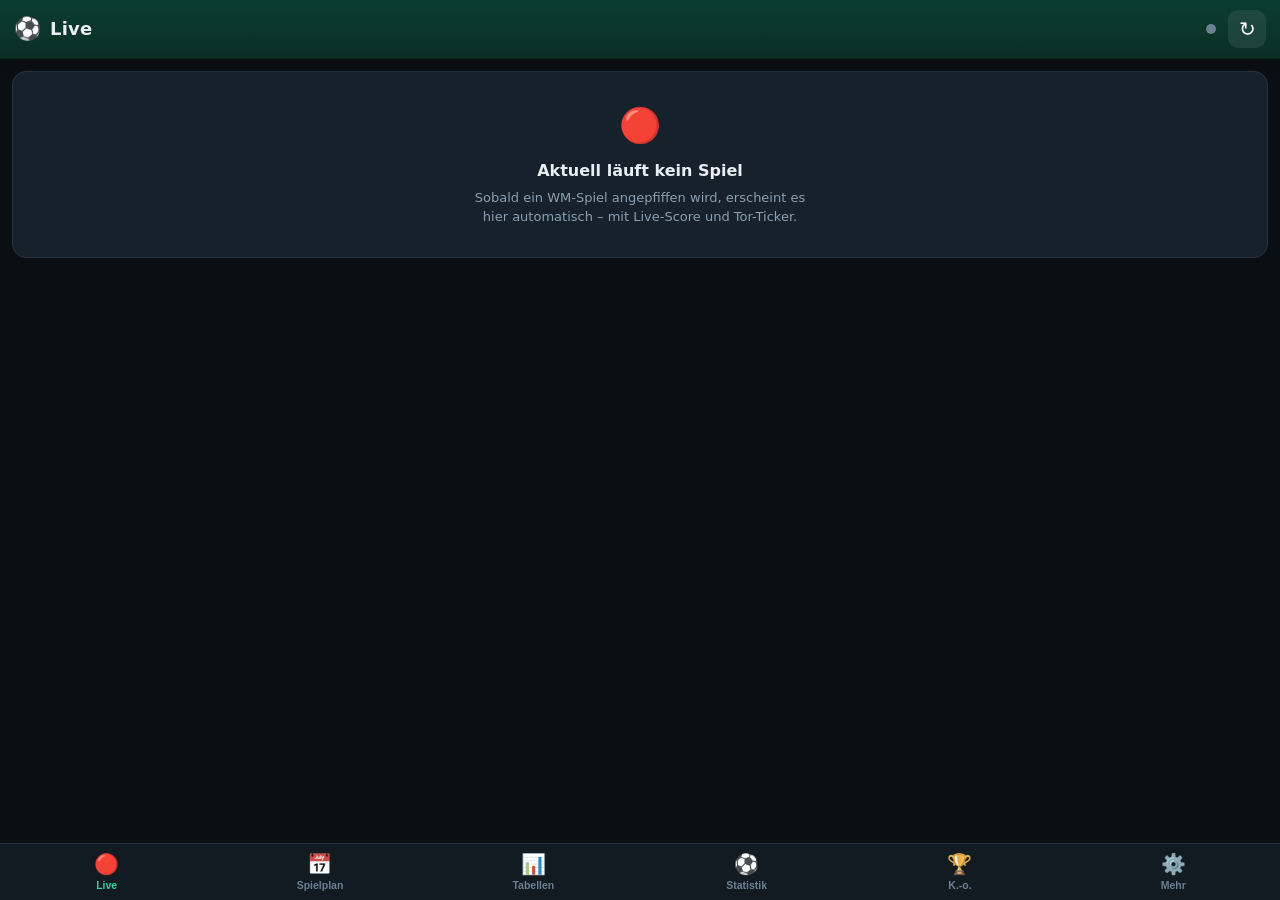
<file: index.html>
<!DOCTYPE html>
<html lang="de">
<head>
  <meta charset="utf-8">
  <meta name="viewport" content="width=device-width, initial-scale=1, viewport-fit=cover">
  <meta name="theme-color" content="#ff5a5f">
  <meta name="description" content="WM 2026 Spielplan & Live – Spielplan, Live-Ticker, Tabellen und Statistik. Inoffizielle Fan-App, nicht mit der FIFA verbunden.">
  <title>WM 2026 Spielplan & Live</title>
  <link rel="manifest" href="manifest.json">
  <link rel="icon" href="assets/icons/icon-192.png">
  <link rel="apple-touch-icon" href="assets/icons/icon-192.png">
  <link rel="stylesheet" href="assets/css/app.css">
</head>
<body>
  <header class="app-header">
    <div class="hdr-left">
      <span class="logo">⚽</span>
      <h1 id="title">Live</h1>
    </div>
    <div class="hdr-right">
      <span id="live-dot" class="live-dot off" title="keine Live-Daten"></span>
      <button id="refresh-btn" class="icon-btn" aria-label="Aktualisieren" title="Aktualisieren">↻</button>
    </div>
  </header>

  <main id="view" class="view"></main>

  <nav id="nav" class="bottom-nav"></nav>

  <div id="toast" class="toast"></div>

  <script src="assets/data/tournament.js"></script>
  <script src="assets/js/util.js"></script>
  <script src="assets/js/teams.js"></script>
  <script src="assets/js/store.js"></script>
  <script src="assets/js/api.js"></script>
  <script src="assets/js/live.js"></script>
  <script src="assets/js/schedule.js"></script>
  <script src="assets/js/standings.js"></script>
  <script src="assets/js/stats.js"></script>
  <script src="assets/js/knockout.js"></script>
  <script src="assets/js/settings.js"></script>
  <script src="assets/js/app.js"></script>
</body>
</html>
</file>
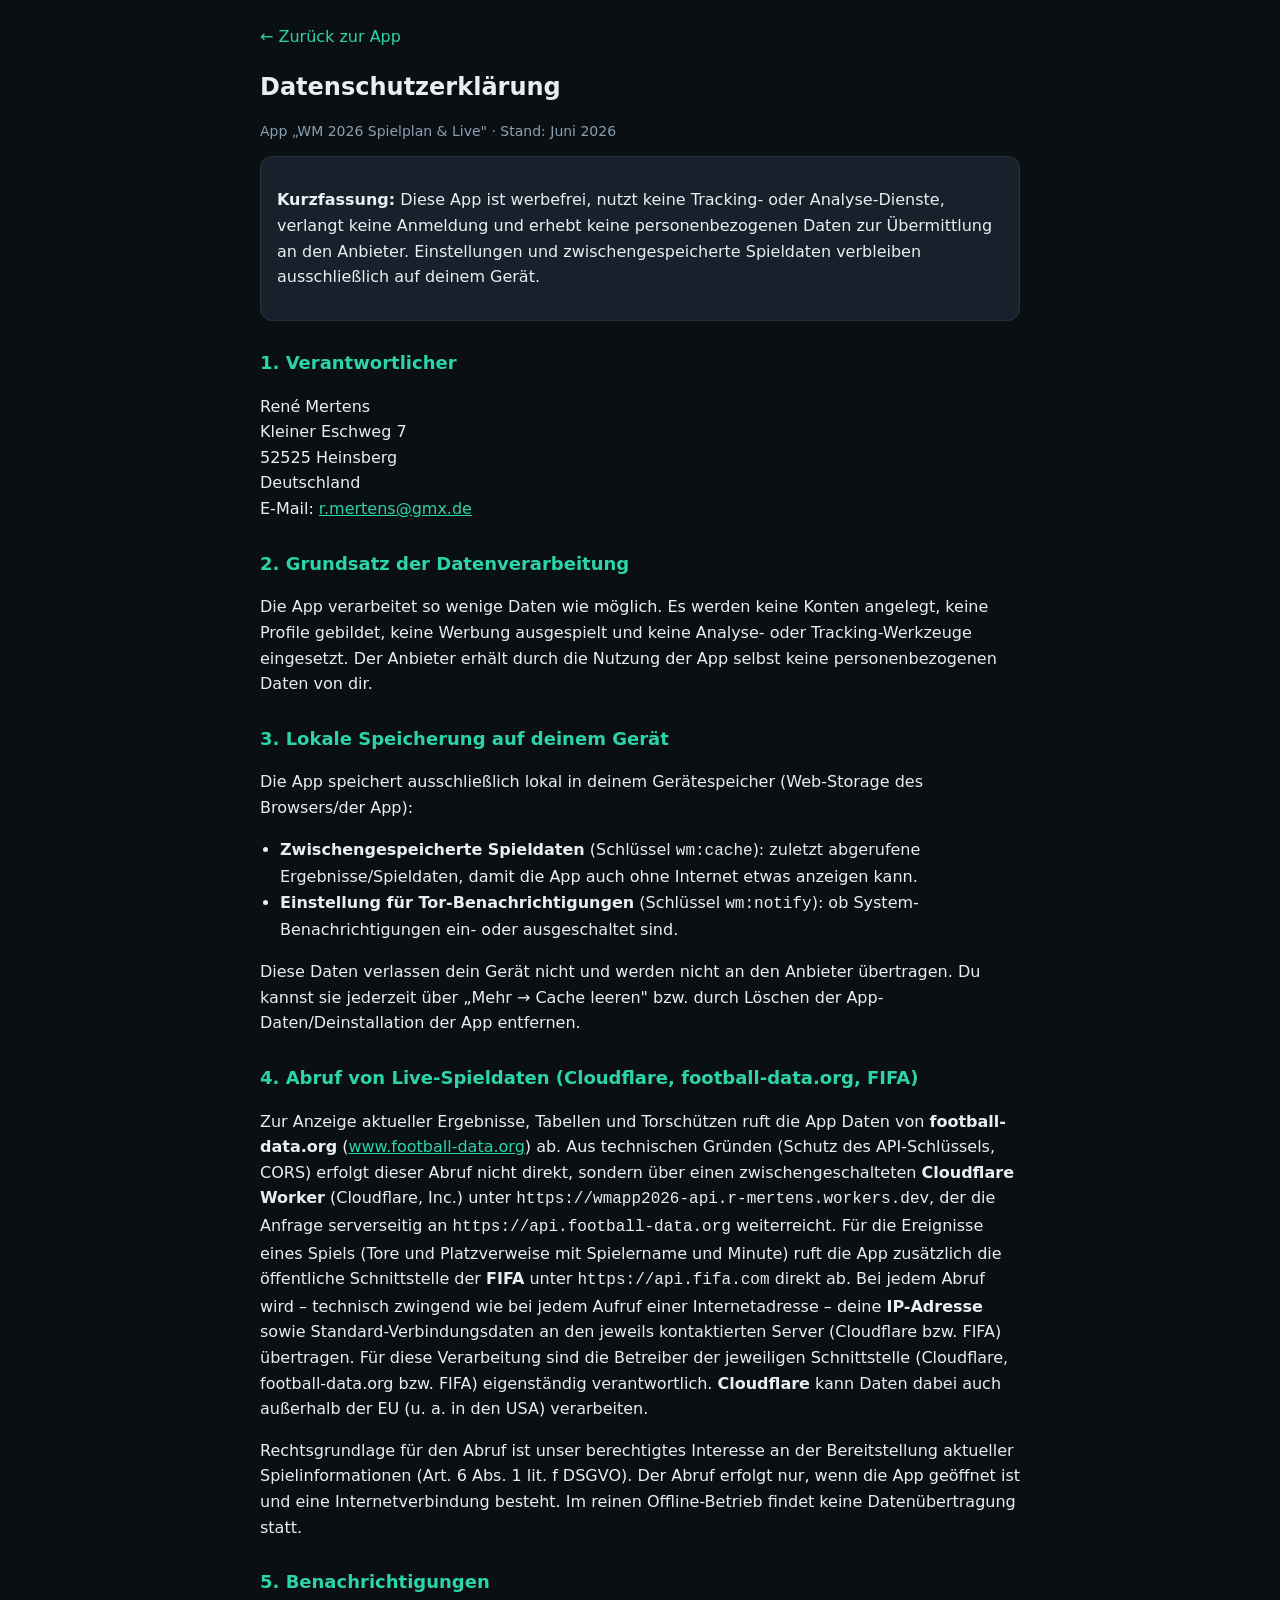
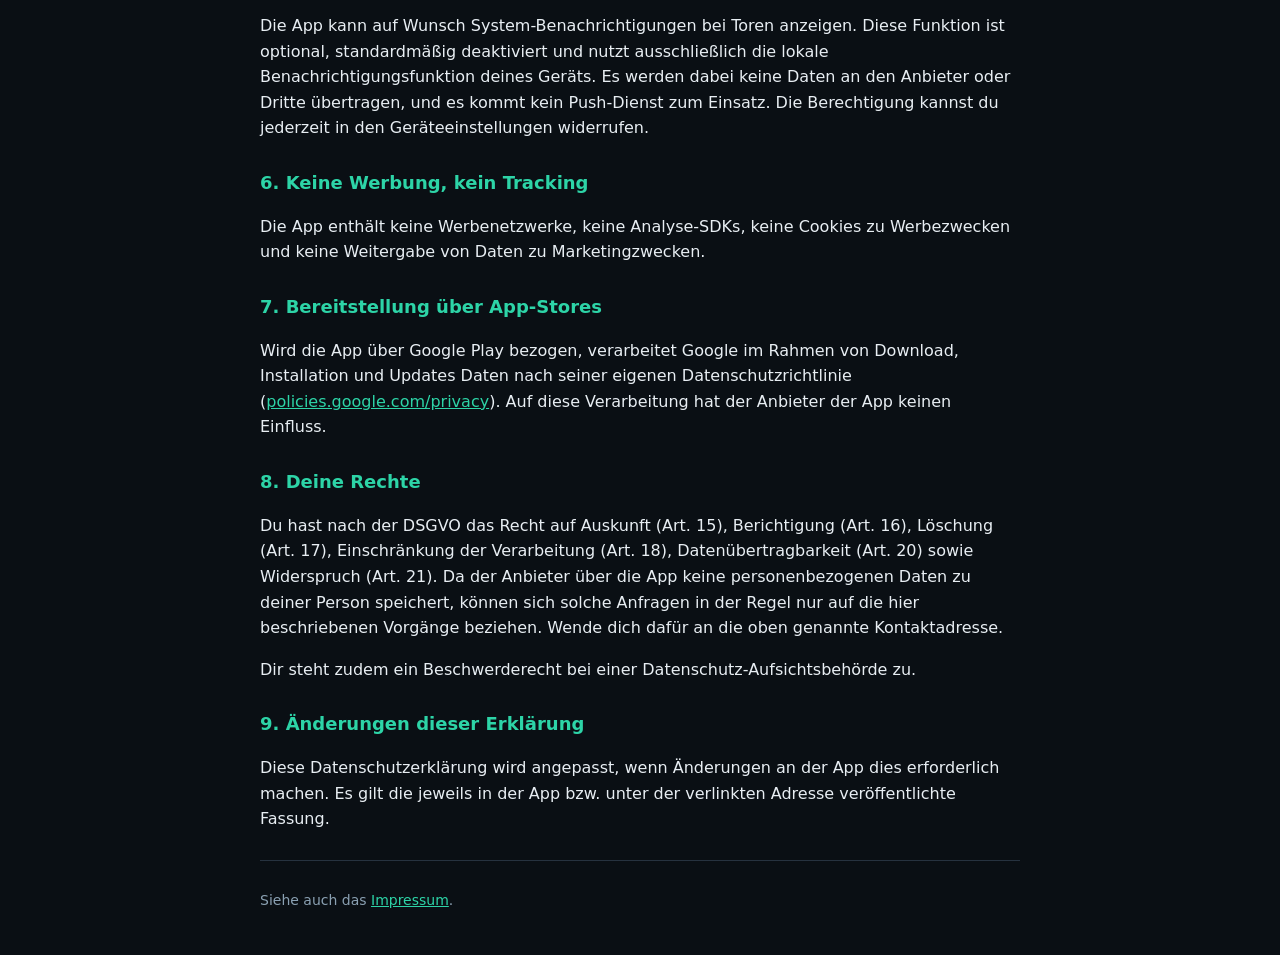
<file: datenschutz.html>
<!DOCTYPE html>
<html lang="de">
<head>
  <meta charset="utf-8">
  <meta name="viewport" content="width=device-width, initial-scale=1, viewport-fit=cover">
  <meta name="theme-color" content="#0b3d2e">
  <meta name="robots" content="index,follow">
  <title>Datenschutzerklärung – WM 2026 Spielplan &amp; Live</title>
  <style>
    :root{--bg:#0a0f14;--card:#16212c;--line:#26323f;--txt:#e8eef3;--muted:#8aa0b2;--accent:#2dd4a7}
    *{box-sizing:border-box}
    html,body{margin:0}
    body{background:var(--bg);color:var(--txt);
      font:16px/1.6 system-ui,-apple-system,"Segoe UI",Roboto,Arial,sans-serif;
      padding:24px 16px calc(env(safe-area-inset-bottom) + 40px)}
    main{max-width:760px;margin:0 auto}
    h1{font-size:24px;margin:0 0 4px}
    h2{font-size:18px;color:var(--accent);margin:28px 0 8px}
    p,li{color:var(--txt)}
    .muted{color:var(--muted);font-size:14px}
    a{color:var(--accent)}
    ul{padding-left:20px}
    .card{background:var(--card);border:1px solid var(--line);border-radius:12px;padding:14px 16px;margin:14px 0}
    .back{display:inline-block;margin-bottom:18px;color:var(--accent);text-decoration:none}
    hr{border:0;border-top:1px solid var(--line);margin:28px 0}
  </style>
</head>
<body>
  <main>
    <a class="back" href="index.html">← Zurück zur App</a>
    <h1>Datenschutzerklärung</h1>
    <p class="muted">App „WM 2026 Spielplan &amp; Live" · Stand: Juni 2026</p>

    <div class="card">
      <p><strong>Kurzfassung:</strong> Diese App ist werbefrei, nutzt keine Tracking- oder Analyse-Dienste,
      verlangt keine Anmeldung und erhebt keine personenbezogenen Daten zur Übermittlung an den Anbieter.
      Einstellungen und zwischengespeicherte Spieldaten verbleiben ausschließlich auf deinem Gerät.</p>
    </div>

    <h2>1. Verantwortlicher</h2>
    <p>
      René Mertens<br>
      Kleiner Eschweg 7<br>
      52525 Heinsberg<br>
      Deutschland<br>
      E-Mail: <a href="mailto:r.mertens@gmx.de">r.mertens@gmx.de</a>
    </p>

    <h2>2. Grundsatz der Datenverarbeitung</h2>
    <p>Die App verarbeitet so wenige Daten wie möglich. Es werden keine Konten angelegt, keine
    Profile gebildet, keine Werbung ausgespielt und keine Analyse- oder Tracking-Werkzeuge eingesetzt.
    Der Anbieter erhält durch die Nutzung der App selbst keine personenbezogenen Daten von dir.</p>

    <h2>3. Lokale Speicherung auf deinem Gerät</h2>
    <p>Die App speichert ausschließlich lokal in deinem Gerätespeicher (Web-Storage des
    Browsers/der App):</p>
    <ul>
      <li><strong>Zwischengespeicherte Spieldaten</strong> (Schlüssel <code>wm:cache</code>): zuletzt
      abgerufene Ergebnisse/Spieldaten, damit die App auch ohne Internet etwas anzeigen kann.</li>
      <li><strong>Einstellung für Tor-Benachrichtigungen</strong> (Schlüssel <code>wm:notify</code>):
      ob System-Benachrichtigungen ein- oder ausgeschaltet sind.</li>
    </ul>
    <p>Diese Daten verlassen dein Gerät nicht und werden nicht an den Anbieter übertragen. Du kannst sie
    jederzeit über „Mehr → Cache leeren" bzw. durch Löschen der App-Daten/Deinstallation der App entfernen.</p>

    <h2>4. Abruf von Live-Spieldaten (Cloudflare, football-data.org, FIFA)</h2>
    <p>Zur Anzeige aktueller Ergebnisse, Tabellen und Torschützen ruft die App Daten von
    <strong>football-data.org</strong> (<a href="https://www.football-data.org" target="_blank" rel="noopener">www.football-data.org</a>)
    ab. Aus technischen Gründen (Schutz des API-Schlüssels, CORS) erfolgt dieser Abruf nicht direkt, sondern
    über einen zwischengeschalteten <strong>Cloudflare Worker</strong> (Cloudflare, Inc.) unter
    <code>https://wmapp2026-api.r-mertens.workers.dev</code>, der die Anfrage serverseitig an
    <code>https://api.football-data.org</code> weiterreicht. Für die Ereignisse eines Spiels (Tore und
    Platzverweise mit Spielername und Minute) ruft die App zusätzlich die öffentliche Schnittstelle der
    <strong>FIFA</strong> unter <code>https://api.fifa.com</code> direkt ab. Bei jedem Abruf wird – technisch
    zwingend wie bei jedem Aufruf einer Internetadresse – deine <strong>IP-Adresse</strong> sowie
    Standard-Verbindungsdaten an den jeweils kontaktierten Server (Cloudflare bzw. FIFA) übertragen.
    Für diese Verarbeitung sind die Betreiber der jeweiligen Schnittstelle (Cloudflare, football-data.org
    bzw. FIFA) eigenständig verantwortlich. <strong>Cloudflare</strong> kann Daten dabei auch außerhalb der
    EU (u. a. in den USA) verarbeiten.</p>
    <p>Rechtsgrundlage für den Abruf ist unser berechtigtes Interesse an der Bereitstellung aktueller
    Spielinformationen (Art. 6 Abs. 1 lit. f DSGVO). Der Abruf erfolgt nur, wenn die App geöffnet ist und
    eine Internetverbindung besteht. Im reinen Offline-Betrieb findet keine Datenübertragung statt.</p>

    <h2>5. Benachrichtigungen</h2>
    <p>Die App kann auf Wunsch System-Benachrichtigungen bei Toren anzeigen. Diese Funktion ist optional,
    standardmäßig deaktiviert und nutzt ausschließlich die lokale Benachrichtigungsfunktion deines Geräts.
    Es werden dabei keine Daten an den Anbieter oder Dritte übertragen, und es kommt kein Push-Dienst zum
    Einsatz. Die Berechtigung kannst du jederzeit in den Geräteeinstellungen widerrufen.</p>

    <h2>6. Keine Werbung, kein Tracking</h2>
    <p>Die App enthält keine Werbenetzwerke, keine Analyse-SDKs, keine Cookies zu Werbezwecken und keine
    Weitergabe von Daten zu Marketingzwecken.</p>

    <h2>7. Bereitstellung über App-Stores</h2>
    <p>Wird die App über Google Play bezogen, verarbeitet Google im Rahmen von Download, Installation und
    Updates Daten nach seiner eigenen Datenschutzrichtlinie
    (<a href="https://policies.google.com/privacy" target="_blank" rel="noopener">policies.google.com/privacy</a>).
    Auf diese Verarbeitung hat der Anbieter der App keinen Einfluss.</p>

    <h2>8. Deine Rechte</h2>
    <p>Du hast nach der DSGVO das Recht auf Auskunft (Art. 15), Berichtigung (Art. 16), Löschung (Art. 17),
    Einschränkung der Verarbeitung (Art. 18), Datenübertragbarkeit (Art. 20) sowie Widerspruch (Art. 21).
    Da der Anbieter über die App keine personenbezogenen Daten zu deiner Person speichert, können sich
    solche Anfragen in der Regel nur auf die hier beschriebenen Vorgänge beziehen. Wende dich dafür an die
    oben genannte Kontaktadresse.</p>
    <p>Dir steht zudem ein Beschwerderecht bei einer Datenschutz-Aufsichtsbehörde zu.</p>

    <h2>9. Änderungen dieser Erklärung</h2>
    <p>Diese Datenschutzerklärung wird angepasst, wenn Änderungen an der App dies erforderlich machen.
    Es gilt die jeweils in der App bzw. unter der verlinkten Adresse veröffentlichte Fassung.</p>

    <hr>
    <p class="muted">Siehe auch das <a href="impressum.html">Impressum</a>.</p>
  </main>
</body>
</html>
</file>
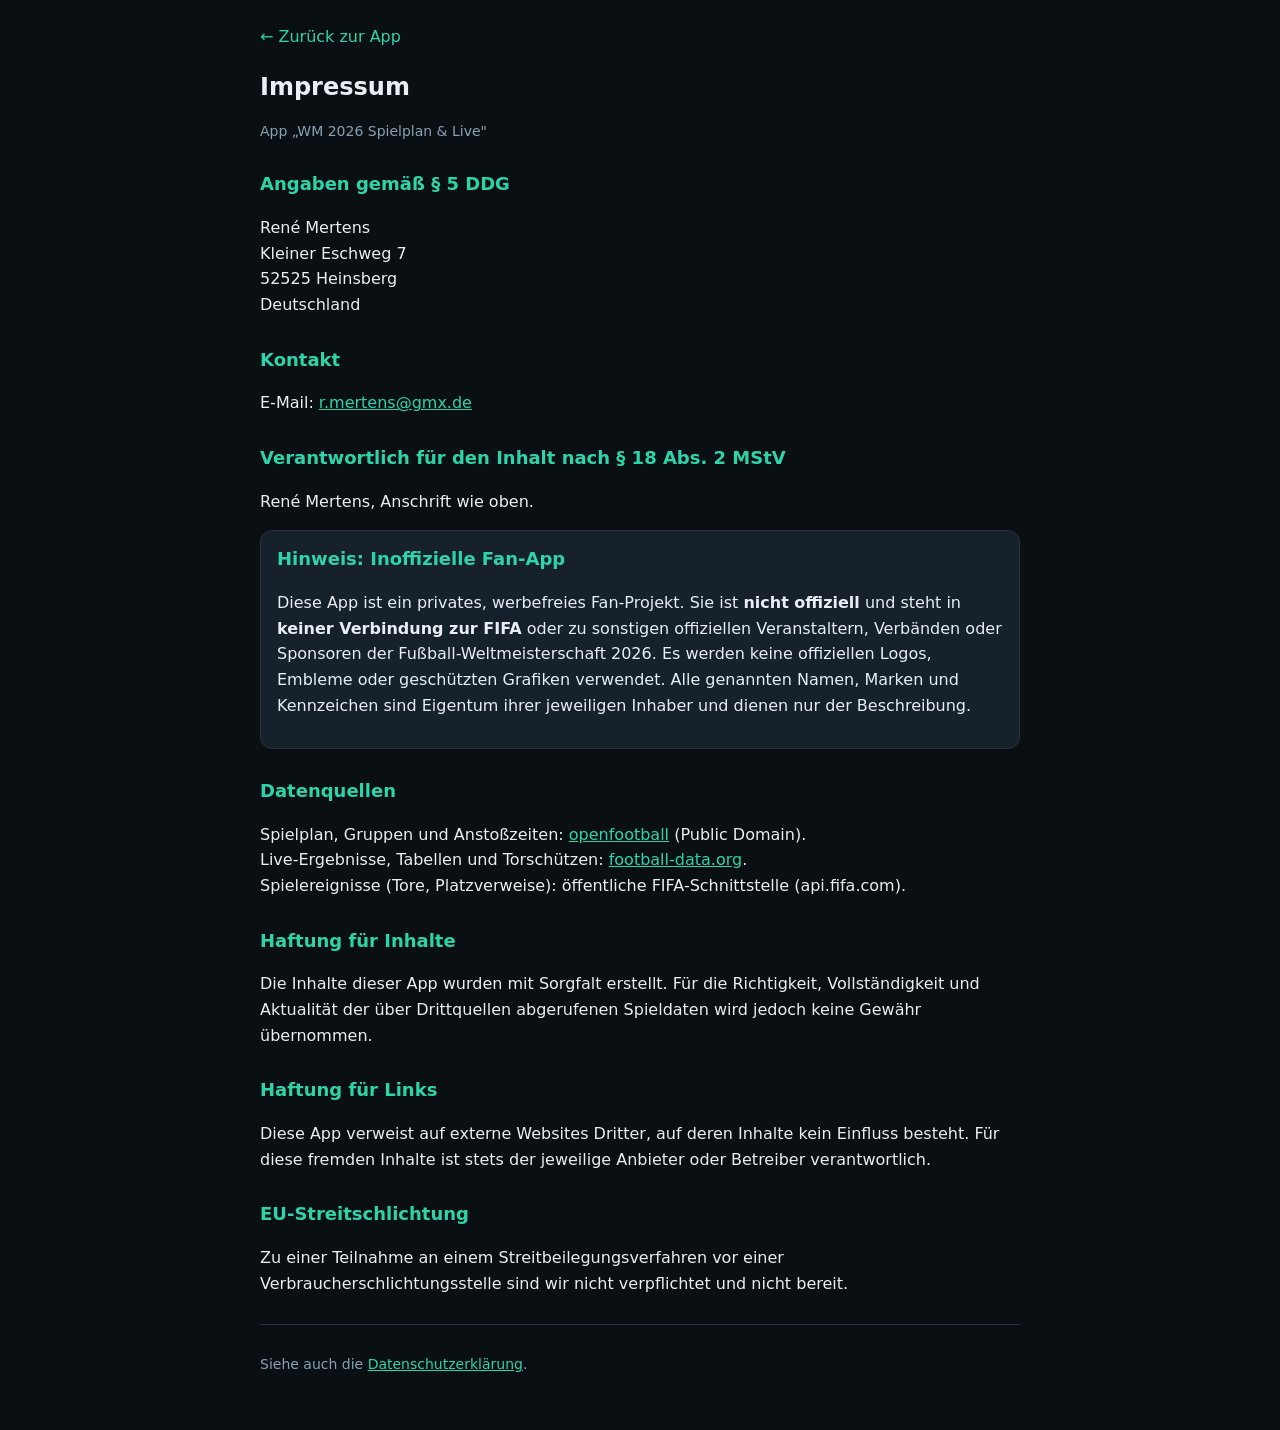
<file: impressum.html>
<!DOCTYPE html>
<html lang="de">
<head>
  <meta charset="utf-8">
  <meta name="viewport" content="width=device-width, initial-scale=1, viewport-fit=cover">
  <meta name="theme-color" content="#0b3d2e">
  <meta name="robots" content="index,follow">
  <title>Impressum – WM 2026 Spielplan &amp; Live</title>
  <style>
    :root{--bg:#0a0f14;--card:#16212c;--line:#26323f;--txt:#e8eef3;--muted:#8aa0b2;--accent:#2dd4a7}
    *{box-sizing:border-box}
    html,body{margin:0}
    body{background:var(--bg);color:var(--txt);
      font:16px/1.6 system-ui,-apple-system,"Segoe UI",Roboto,Arial,sans-serif;
      padding:24px 16px calc(env(safe-area-inset-bottom) + 40px)}
    main{max-width:760px;margin:0 auto}
    h1{font-size:24px;margin:0 0 4px}
    h2{font-size:18px;color:var(--accent);margin:28px 0 8px}
    p,li{color:var(--txt)}
    .muted{color:var(--muted);font-size:14px}
    a{color:var(--accent)}
    .card{background:var(--card);border:1px solid var(--line);border-radius:12px;padding:14px 16px;margin:14px 0}
    .back{display:inline-block;margin-bottom:18px;color:var(--accent);text-decoration:none}
    hr{border:0;border-top:1px solid var(--line);margin:28px 0}
  </style>
</head>
<body>
  <main>
    <a class="back" href="index.html">← Zurück zur App</a>
    <h1>Impressum</h1>
    <p class="muted">App „WM 2026 Spielplan &amp; Live"</p>

    <h2>Angaben gemäß § 5 DDG</h2>
    <p>
      René Mertens<br>
      Kleiner Eschweg 7<br>
      52525 Heinsberg<br>
      Deutschland
    </p>

    <h2>Kontakt</h2>
    <p>E-Mail: <a href="mailto:r.mertens@gmx.de">r.mertens@gmx.de</a></p>

    <h2>Verantwortlich für den Inhalt nach § 18 Abs. 2 MStV</h2>
    <p>René Mertens, Anschrift wie oben.</p>

    <div class="card">
      <h2 style="margin-top:0">Hinweis: Inoffizielle Fan-App</h2>
      <p>Diese App ist ein privates, werbefreies Fan-Projekt. Sie ist <strong>nicht offiziell</strong> und
      steht in <strong>keiner Verbindung zur FIFA</strong> oder zu sonstigen offiziellen Veranstaltern,
      Verbänden oder Sponsoren der Fußball-Weltmeisterschaft 2026. Es werden keine offiziellen Logos,
      Embleme oder geschützten Grafiken verwendet. Alle genannten Namen, Marken und Kennzeichen sind
      Eigentum ihrer jeweiligen Inhaber und dienen nur der Beschreibung.</p>
    </div>

    <h2>Datenquellen</h2>
    <p>
      Spielplan, Gruppen und Anstoßzeiten: <a href="https://github.com/openfootball" target="_blank" rel="noopener">openfootball</a> (Public Domain).<br>
      Live-Ergebnisse, Tabellen und Torschützen: <a href="https://www.football-data.org" target="_blank" rel="noopener">football-data.org</a>.<br>
      Spielereignisse (Tore, Platzverweise): öffentliche FIFA-Schnittstelle (api.fifa.com).
    </p>

    <h2>Haftung für Inhalte</h2>
    <p>Die Inhalte dieser App wurden mit Sorgfalt erstellt. Für die Richtigkeit, Vollständigkeit und
    Aktualität der über Drittquellen abgerufenen Spieldaten wird jedoch keine Gewähr übernommen.</p>

    <h2>Haftung für Links</h2>
    <p>Diese App verweist auf externe Websites Dritter, auf deren Inhalte kein Einfluss besteht. Für diese
    fremden Inhalte ist stets der jeweilige Anbieter oder Betreiber verantwortlich.</p>

    <h2>EU-Streitschlichtung</h2>
    <p>Zu einer Teilnahme an einem Streitbeilegungsverfahren vor einer Verbraucherschlichtungsstelle sind
    wir nicht verpflichtet und nicht bereit.</p>

    <hr>
    <p class="muted">Siehe auch die <a href="datenschutz.html">Datenschutzerklärung</a>.</p>
  </main>
</body>
</html>
</file>
<file: assets/css/app.css>
/* WM 2026 Tracker — mobile-first dark theme */
:root{
  --bg:#0a0f14; --bg2:#121a22; --card:#16212c; --card2:#1c2a37;
  --line:#26323f; --txt:#e8eef3; --muted:#8aa0b2; --muted2:#6c8093;
  --green:#16a36a; --green-d:#0b3d2e; --accent:#2dd4a7; --amber:#e2b53b;
  --red:#e5484d; --live:#ff5a5f; --top:#103a2c; --third:#3a3413;
  --hdr:#0b3d2e; --radius:14px;
}
*{box-sizing:border-box;-webkit-tap-highlight-color:transparent}
html,body{margin:0;height:100%}
body{
  background:var(--bg);color:var(--txt);
  font:15px/1.4 system-ui,-apple-system,"Segoe UI",Roboto,Arial,sans-serif;
  display:flex;flex-direction:column;min-height:100%;
}

/* Header */
.app-header{
  position:sticky;top:0;z-index:20;
  display:flex;align-items:center;justify-content:space-between;
  padding:calc(env(safe-area-inset-top) + 10px) 14px 10px;
  background:linear-gradient(180deg,var(--hdr),#0a2f24);
  border-bottom:1px solid #0a241b;box-shadow:0 2px 10px rgba(0,0,0,.35);
}
.hdr-left{display:flex;align-items:center;gap:9px}
.logo{font-size:22px}
#title{font-size:18px;font-weight:700;margin:0;letter-spacing:.2px}
.hdr-right{display:flex;align-items:center;gap:12px}
.icon-btn{
  background:rgba(255,255,255,.08);color:#fff;border:0;border-radius:10px;
  width:38px;height:38px;font-size:20px;cursor:pointer;transition:transform .2s;
}
.icon-btn:active{transform:scale(.92)}
.icon-btn.spin{animation:spin 1s linear infinite}
@keyframes spin{to{transform:rotate(360deg)}}
.live-dot{width:10px;height:10px;border-radius:50%;background:var(--muted2);display:inline-block}
.live-dot.ok{background:var(--green)}
.live-dot.on{background:var(--live);box-shadow:0 0 0 0 rgba(255,90,95,.7);animation:pulse 1.4s infinite}
.live-dot.off{background:var(--muted2)}
@keyframes pulse{0%{box-shadow:0 0 0 0 rgba(255,90,95,.6)}70%{box-shadow:0 0 0 8px rgba(255,90,95,0)}100%{box-shadow:0 0 0 0 rgba(255,90,95,0)}}

/* View */
.view{flex:1;overflow-y:auto;-webkit-overflow-scrolling:touch;padding:12px 12px 84px}

/* Filter bar */
.filterbar{display:flex;gap:8px;margin-bottom:10px;position:sticky;top:0;z-index:5}
.filterbar select{
  flex:1;min-width:0;background:var(--card);color:var(--txt);border:1px solid var(--line);
  border-radius:10px;padding:9px 10px;font-size:14px;
}
.btn-mini{background:var(--green);color:#fff;border:0;border-radius:10px;padding:0 14px;font-weight:600;cursor:pointer}

/* Day headers + matches */
.day-h{
  font-size:13px;color:var(--muted);text-transform:capitalize;margin:16px 2px 8px;
  border-bottom:1px solid var(--line);padding-bottom:6px;display:flex;align-items:center;gap:8px;
}
.today-tag{background:var(--green);color:#fff;font-size:10px;font-weight:700;padding:2px 7px;border-radius:20px;letter-spacing:.5px}
.match{
  background:var(--card);border:1px solid var(--line);border-radius:var(--radius);
  padding:10px 12px;margin-bottom:8px;cursor:pointer;transition:background .15s;
}
.match:active{background:var(--card2)}
.match.is-today{border-color:#1f5a45}
.match.is-live{border-color:var(--live);box-shadow:0 0 0 1px rgba(255,90,95,.3)}
.m-top{display:flex;justify-content:space-between;align-items:center;margin-bottom:6px}
.badge{font-size:11px;font-weight:600;padding:2px 8px;border-radius:20px}
.badge.grp{background:var(--green-d);color:var(--accent)}
.badge.ko{background:#2a2350;color:#b9abff}
.mstatus{font-size:11px;color:var(--muted)}
.mstatus.is-live{color:var(--live);font-weight:700}
.m-main{display:grid;grid-template-columns:1fr auto 1fr;align-items:center;gap:8px}
.team{display:flex;align-items:center;gap:8px;min-width:0}
.team-away{flex-direction:row-reverse;text-align:right}
.flag{line-height:1;flex:none;display:inline-flex;align-items:center}
.flag-img{width:24px;height:17px;border-radius:2px;object-fit:cover;box-shadow:0 0 0 1px rgba(0,0,0,.3);display:block;background:#0d141b}
.flag.big .flag-img{width:34px;height:24px;border-radius:3px}
.flag-ph{font-size:18px;filter:grayscale(1);opacity:.7}
.tname{white-space:nowrap;overflow:hidden;text-overflow:ellipsis;font-weight:600}
.score{font-size:20px;font-weight:800;letter-spacing:1px;min-width:54px;text-align:center}
.score i{font-style:normal;color:var(--muted);margin:0 3px}
.score.live{color:var(--live)}
.ko-time{font-size:15px;font-weight:700;color:var(--accent);min-width:54px;text-align:center;display:inline-block}

/* Group tables */
.groups-grid{display:grid;grid-template-columns:1fr;gap:12px}
@media(min-width:560px){.groups-grid{grid-template-columns:1fr 1fr}}
.group-card{background:var(--card);border:1px solid var(--line);border-radius:var(--radius);overflow:hidden}
.group-h{margin:0;padding:9px 12px;background:var(--green-d);color:var(--accent);font-size:14px}
table.stand{width:100%;border-collapse:collapse;font-size:13px}
table.stand th,table.stand td{padding:7px 4px;text-align:center}
table.stand th{color:var(--muted);font-weight:600;font-size:11px;border-bottom:1px solid var(--line)}
table.stand td.r,table.stand th.r{width:22px;color:var(--muted)}
table.stand td.team,table.stand th.team{text-align:left;padding-left:10px}
table.stand td.pts{font-weight:800}
table.stand tbody tr{border-bottom:1px solid rgba(255,255,255,.04)}
tr.q-top{background:linear-gradient(90deg,rgba(22,163,106,.18),transparent)}
tr.q-third{background:linear-gradient(90deg,rgba(226,181,59,.14),transparent)}
.t-cell{display:flex;align-items:center;gap:7px;min-width:0}
.t-cell .tname{font-weight:600}
.legend{display:flex;flex-wrap:wrap;gap:14px;font-size:12px;color:var(--muted);margin:2px 2px 12px}
.legend .dot{display:inline-block;width:10px;height:10px;border-radius:3px;margin-right:5px;vertical-align:middle}
.legend .dot.q-top{background:var(--green)}
.legend .dot.q-third{background:var(--amber)}
.q-star{flex:none;color:var(--amber);font-size:12px;margin-right:5px}
.t-cell .q-star{margin-left:4px;margin-right:0}

/* Rankings (stats) */
.subtabs{display:flex;gap:6px;margin-bottom:12px;background:var(--card);padding:5px;border-radius:12px;border:1px solid var(--line)}
.subtab{flex:1;background:transparent;color:var(--muted);border:0;border-radius:8px;padding:9px 4px;font-weight:600;font-size:13px;cursor:pointer}
.subtab.active{background:var(--green);color:#fff}
table.ranking{width:100%;border-collapse:collapse;background:var(--card);border:1px solid var(--line);border-radius:var(--radius);overflow:hidden}
table.ranking th,table.ranking td{padding:10px 8px}
table.ranking th{font-size:11px;color:var(--muted);text-align:center;border-bottom:1px solid var(--line)}
table.ranking th.player{text-align:left}
table.ranking td.r{width:30px;text-align:center;color:var(--muted)}
table.ranking td.num,table.ranking th.num{text-align:center;width:46px}
@media(max-width:380px){table.ranking td.num,table.ranking th.num{width:34px;padding-left:3px;padding-right:3px}}
table.ranking td.num.strong{font-weight:800;font-size:16px}
table.ranking tbody tr{border-bottom:1px solid rgba(255,255,255,.04)}
/* Spieler-Zelle: Flagge + Name/Team als Flex-Zeile (keine absolute
   Positionierung — die überlappte auf schmalen Displays den Text). */
.pwrap{display:flex;align-items:center;gap:9px;min-width:0}
.pcol{display:flex;flex-direction:column;min-width:0}
.pname{font-weight:700;line-height:1.2;overflow:hidden;text-overflow:ellipsis;white-space:nowrap}
.pteam{font-size:11px;color:var(--muted);overflow:hidden;text-overflow:ellipsis;white-space:nowrap}

/* Knockout */
.ko-wrap{display:flex;flex-direction:column;gap:18px}
.ko-round-h{margin:0 0 8px;font-size:15px;color:var(--accent)}
.ko-match{background:var(--card);border:1px solid var(--line);border-radius:12px;padding:9px 12px;margin-bottom:8px;cursor:pointer}
.ko-when{font-size:11px;color:var(--muted);margin-bottom:5px}
.ko-no{font-weight:700;color:var(--accent)}
.ko-row{display:grid;grid-template-columns:1fr auto 1fr;align-items:center;gap:6px}
.ko-team{display:flex;align-items:center;gap:6px;font-weight:600;min-width:0;font-size:13px;line-height:1.2;overflow-wrap:anywhere}
.ko-team .flag,.ko-team .flag-img,.ko-team .flag-ph{flex:0 0 auto}
.ko-row .ko-team:last-child{flex-direction:row-reverse;text-align:right}
.ko-team.placeholder{color:var(--muted);font-weight:500;font-style:italic}
.ko-score{font-weight:800;font-size:18px;text-align:center;min-width:42px}
.ko-kick{color:var(--accent);font-weight:700;text-align:center;min-width:42px;font-size:13px}

/* Settings */
.settings{display:flex;flex-direction:column;gap:14px}
.card{background:var(--card);border:1px solid var(--line);border-radius:var(--radius);padding:14px}
.card h3{margin:0 0 8px;font-size:15px}
.row{display:flex;gap:8px;margin:8px 0;flex-wrap:wrap}
.row input{flex:1;min-width:160px;background:var(--bg2);border:1px solid var(--line);color:var(--txt);border-radius:10px;padding:11px 12px;font-size:14px}
.btn{background:var(--card2);color:var(--txt);border:1px solid var(--line);border-radius:10px;padding:11px 16px;font-weight:600;cursor:pointer}
.btn.primary,.btn:not(.ghost):not(.primary){border-color:transparent}
.btn.primary{background:var(--green);color:#fff}
.btn.ghost{background:transparent}
.btn:active{transform:scale(.97)}
.kv{list-style:none;margin:6px 0 0;padding:0}
.kv li{display:flex;justify-content:space-between;gap:12px;padding:7px 0;border-bottom:1px solid rgba(255,255,255,.05);font-size:13px}
.kv li span{color:var(--muted)}
code{background:var(--bg2);padding:2px 6px;border-radius:6px;font-size:12px}

/* Helpers */
.hint{font-size:12.5px;color:var(--muted);margin:6px 0;line-height:1.5}
.hint.warn{color:var(--amber)}
.empty{text-align:center;color:var(--muted);padding:40px 16px;font-size:14px}

/* Bottom nav */
.bottom-nav{
  position:fixed;left:0;right:0;bottom:0;z-index:20;display:flex;
  background:var(--bg2);border-top:1px solid var(--line);
  padding-bottom:env(safe-area-inset-bottom);
}
.nav-btn{flex:1;background:transparent;border:0;color:var(--muted2);padding:8px 2px 9px;cursor:pointer;display:flex;flex-direction:column;align-items:center;gap:3px}
.nav-ico{font-size:20px;filter:grayscale(.3)}
.nav-lbl{font-size:10.5px;font-weight:600}
.nav-btn.active{color:var(--accent)}
.nav-btn.active .nav-ico{filter:none}

/* Modal */
.modal-bg{position:fixed;inset:0;z-index:40;background:rgba(0,0,0,.6);display:flex;align-items:flex-end;justify-content:center;padding:0}
@media(min-width:560px){.modal-bg{align-items:center;padding:20px}}
.modal{background:var(--card);width:100%;max-width:480px;border-radius:18px 18px 0 0;position:relative;animation:slideup .2s ease;max-height:90vh;display:flex;flex-direction:column;overflow:hidden}
@media(min-width:560px){.modal{border-radius:18px;max-height:88vh}}
@keyframes slideup{from{transform:translateY(30px);opacity:.6}to{transform:none;opacity:1}}
.modal-x{position:absolute;right:6px;top:4px;z-index:2;width:38px;height:38px;background:transparent;border:0;color:var(--muted);font-size:28px;line-height:1;cursor:pointer}
.modal-body{overflow-y:auto;-webkit-overflow-scrolling:touch;overscroll-behavior:contain;padding:18px 18px calc(env(safe-area-inset-bottom) + 18px)}
.modal-meta{font-size:12px;color:var(--accent);margin-bottom:4px}
.modal-when{font-size:13px;color:var(--muted);margin-bottom:14px;line-height:1.5}
.modal-score{display:grid;grid-template-columns:1fr auto 1fr;align-items:center;gap:10px;text-align:center}
.ms-team{display:flex;flex-direction:column;align-items:center;gap:6px;font-weight:700}
.ms-val{font-size:30px;font-weight:800;display:flex;flex-direction:column}
.ms-val small{font-size:11px;color:var(--live);font-weight:600}
.modal-goals{margin-top:16px}
.modal-goals h4{margin:0 0 8px;font-size:14px;color:var(--muted)}
ul.goals{list-style:none;margin:0;padding:0}
ul.goals li{padding:6px 0;border-bottom:1px solid rgba(255,255,255,.05);font-size:14px}
ul.goals .min{display:inline-block;min-width:34px;color:var(--accent);font-weight:700}
ul.goals .assist{color:var(--muted);font-size:12px;display:block;margin-left:34px}

/* Toast */
.toast{position:fixed;left:50%;bottom:92px;transform:translateX(-50%) translateY(20px);
  background:#000d;color:#fff;padding:11px 18px;border-radius:24px;font-size:13px;max-width:88%;
  text-align:center;opacity:0;pointer-events:none;transition:.25s;z-index:50;border:1px solid var(--line)}
.toast.show{opacity:1;transform:translateX(-50%) translateY(0)}

.hide-s{}
@media(max-width:380px){.hide-s{display:none}}

/* ============ Live-Tab (Livescore-Version) ============ */
.live-section{margin-bottom:18px}
.live-h{font-size:12px;color:var(--muted);text-transform:uppercase;letter-spacing:.6px;
  margin:4px 2px 8px;border-bottom:1px solid var(--line);padding-bottom:6px}

/* Große Live-Karte mit Tor-Ticker */
.live-card{background:var(--card);border:1px solid var(--live);border-radius:var(--radius);
  padding:12px 14px;margin-bottom:12px;cursor:pointer;
  box-shadow:0 0 0 1px rgba(255,90,95,.25),0 4px 14px rgba(0,0,0,.3)}
.live-card:active{background:var(--card2)}
.lc-top{display:flex;justify-content:space-between;align-items:center;margin-bottom:10px}
.lc-live{display:inline-flex;align-items:center;gap:6px;color:var(--live);font-weight:800;font-size:12px;letter-spacing:.5px}
.lc-dot{width:9px;height:9px;border-radius:50%;background:var(--live);
  box-shadow:0 0 0 0 rgba(255,90,95,.7);animation:pulse 1.4s infinite}
.lc-main{display:grid;grid-template-columns:1fr auto 1fr;align-items:center;gap:10px}
.lc-team{display:flex;flex-direction:column;align-items:center;gap:6px;min-width:0}
.lc-name{font-weight:700;text-align:center;max-width:100%;white-space:nowrap;overflow:hidden;text-overflow:ellipsis}
.lc-score{font-size:30px;font-weight:800;letter-spacing:1px;color:var(--live);min-width:64px;text-align:center}
.lc-score i{font-style:normal;color:var(--muted);margin:0 4px}
.lc-venue{text-align:center;font-size:11px;color:var(--muted);margin-top:8px}

.ticker{list-style:none;margin:12px 0 0;padding:10px 0 0;border-top:1px solid var(--line)}
.tick{display:flex;align-items:center;gap:8px;padding:5px 0;font-size:13.5px}
.tick-min{min-width:34px;color:var(--accent);font-weight:700}
.tick-player{font-weight:600}
.gt-tag{font-style:normal;color:var(--muted);font-size:12px}
.tick-empty{margin:12px 0 0;padding-top:10px;border-top:1px solid var(--line);
  font-size:12.5px;color:var(--muted);text-align:center}
.tick-ball{font-size:12px;line-height:1}

/* Platzverweis-Symbol (rote Karte) – Ticker, Spielplan, Match-Detail */
.rcard{display:inline-block;width:8px;height:11px;border-radius:2px;background:#e5484d;
  vertical-align:-1px;box-shadow:0 0 3px rgba(229,72,77,.45)}
.rcards{display:inline-flex;gap:2px;margin-left:5px}

/* Countdown-Karte: Spiel beginnt in X Minuten */
.soon-card{border-color:var(--line);box-shadow:0 4px 14px rgba(0,0,0,.3)}
.lc-soon{display:inline-flex;align-items:center;gap:5px;color:var(--accent);
  font-weight:800;font-size:12px;letter-spacing:.5px}
.lc-score.lc-vs{font-size:19px;color:var(--muted);font-weight:700}

/* Kompakte Zeilen (Demnächst / Heute beendet) */
.live-row{display:grid;grid-template-columns:1fr auto 1fr;align-items:center;gap:8px;
  background:var(--card);border:1px solid var(--line);border-radius:12px;padding:9px 12px;margin-bottom:8px;cursor:pointer}
.live-row:active{background:var(--card2)}
.cr-team{display:flex;align-items:center;gap:7px;min-width:0;font-weight:600}
.cr-away{flex-direction:row-reverse;text-align:right}
.cr-time{color:var(--accent);font-weight:700;text-align:center;min-width:50px}
.cr-score{font-weight:800;font-size:16px;text-align:center;min-width:50px}

/* Leerzustand „kein Spiel läuft" */
.live-empty{text-align:center;color:var(--muted);padding:30px 16px;
  background:var(--card);border:1px solid var(--line);border-radius:var(--radius)}
.le-icon{font-size:34px;margin-bottom:4px;display:inline-block}
.live-empty h3{margin:6px 0;color:var(--txt);font-size:16px}
.live-empty p{font-size:13px;max-width:340px;margin:0 auto;line-height:1.5}
.le-next{margin-top:16px;padding-top:14px;border-top:1px solid var(--line)}
.le-next-lbl{font-size:11px;text-transform:uppercase;letter-spacing:.5px;color:var(--muted2);margin-bottom:6px}
.le-next-teams{display:flex;align-items:center;justify-content:center;gap:8px;font-weight:700;color:var(--txt);flex-wrap:wrap}
.le-vs{color:var(--muted)}
.le-next-when{font-size:12px;color:var(--muted);margin-top:6px}
</file>
